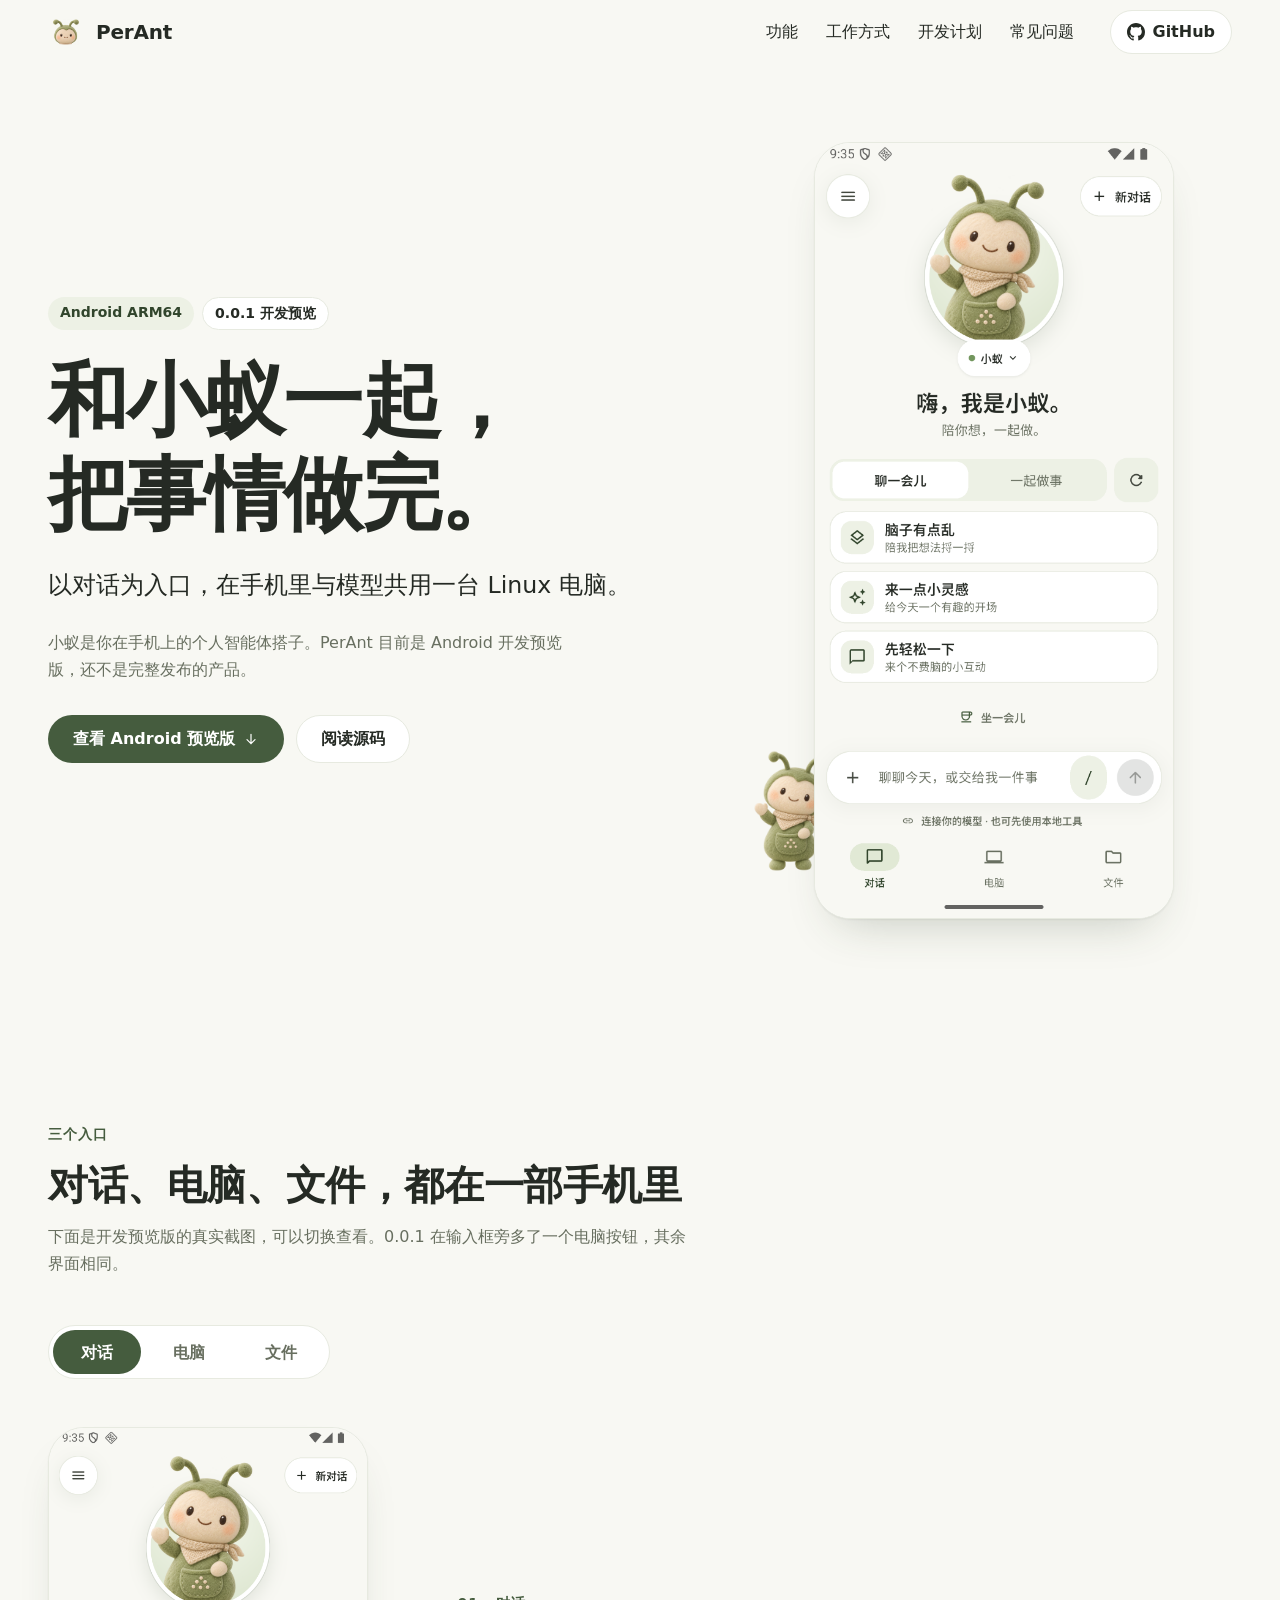
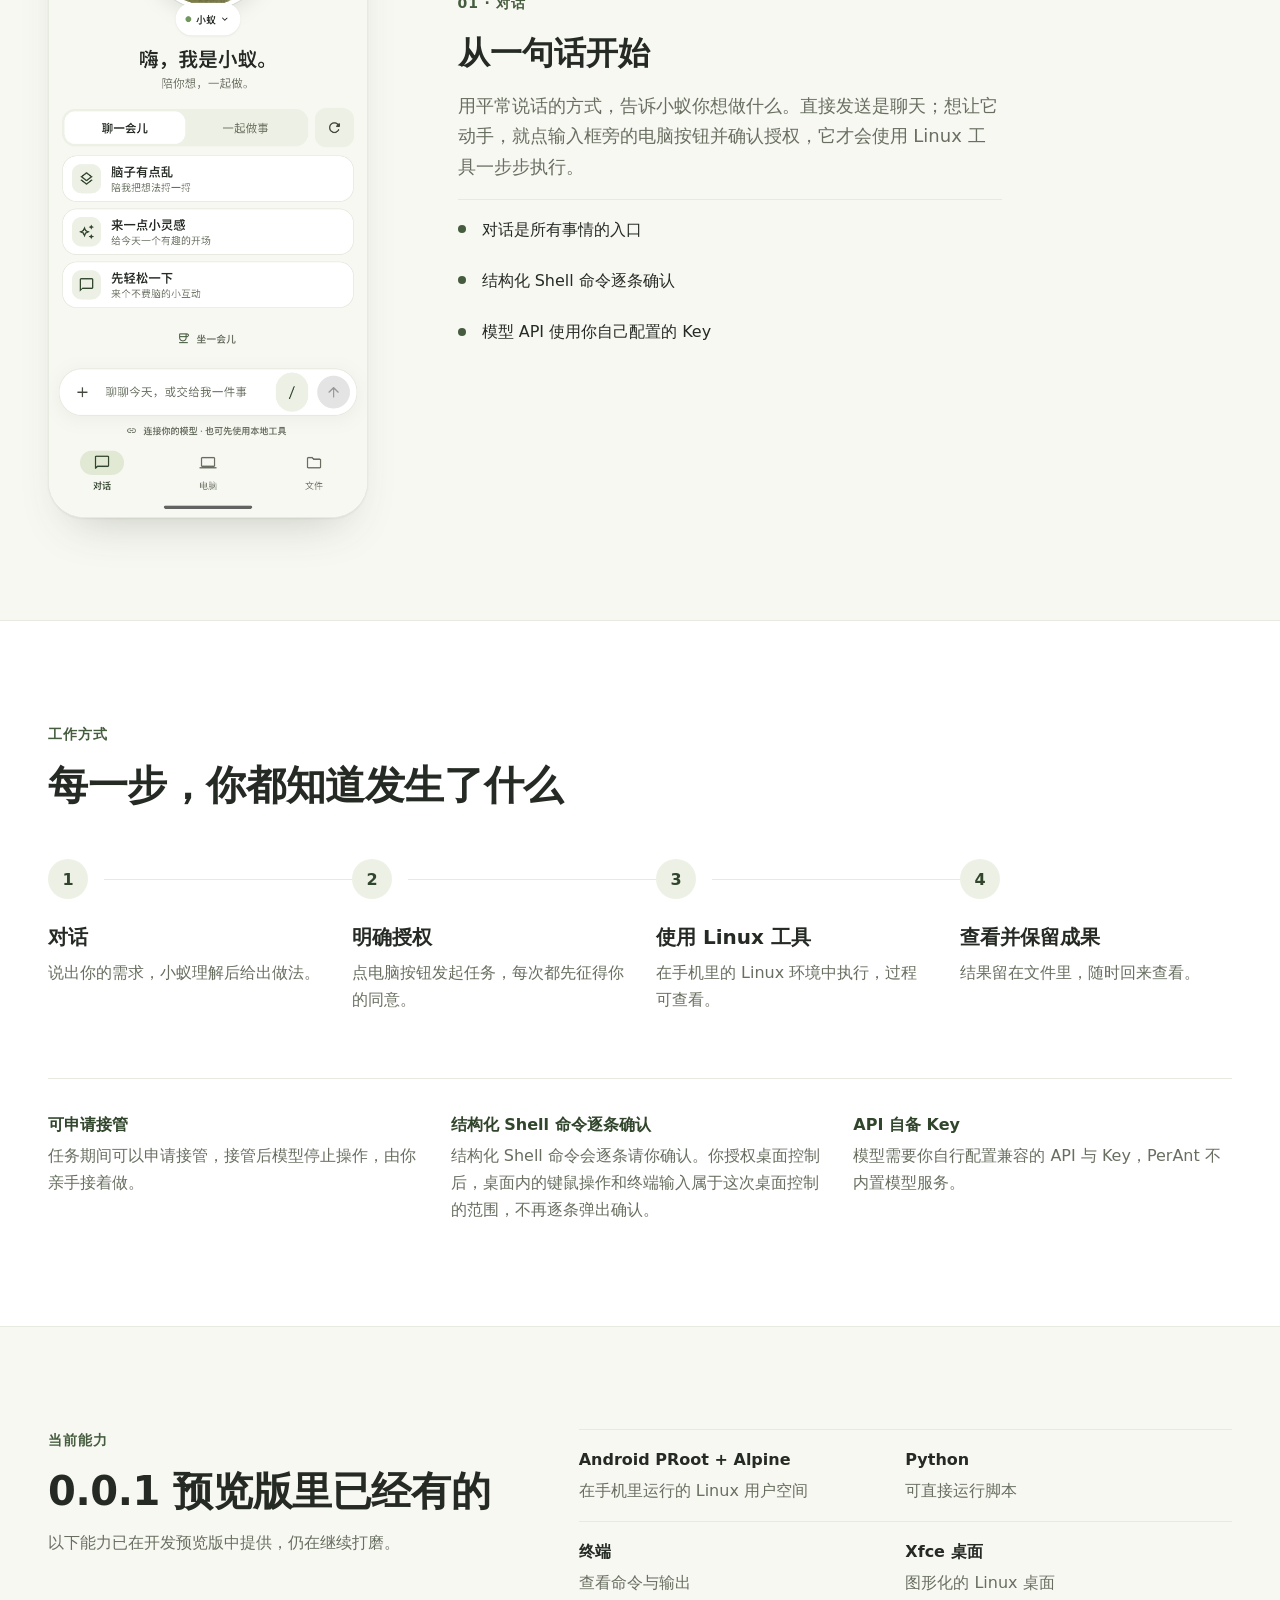
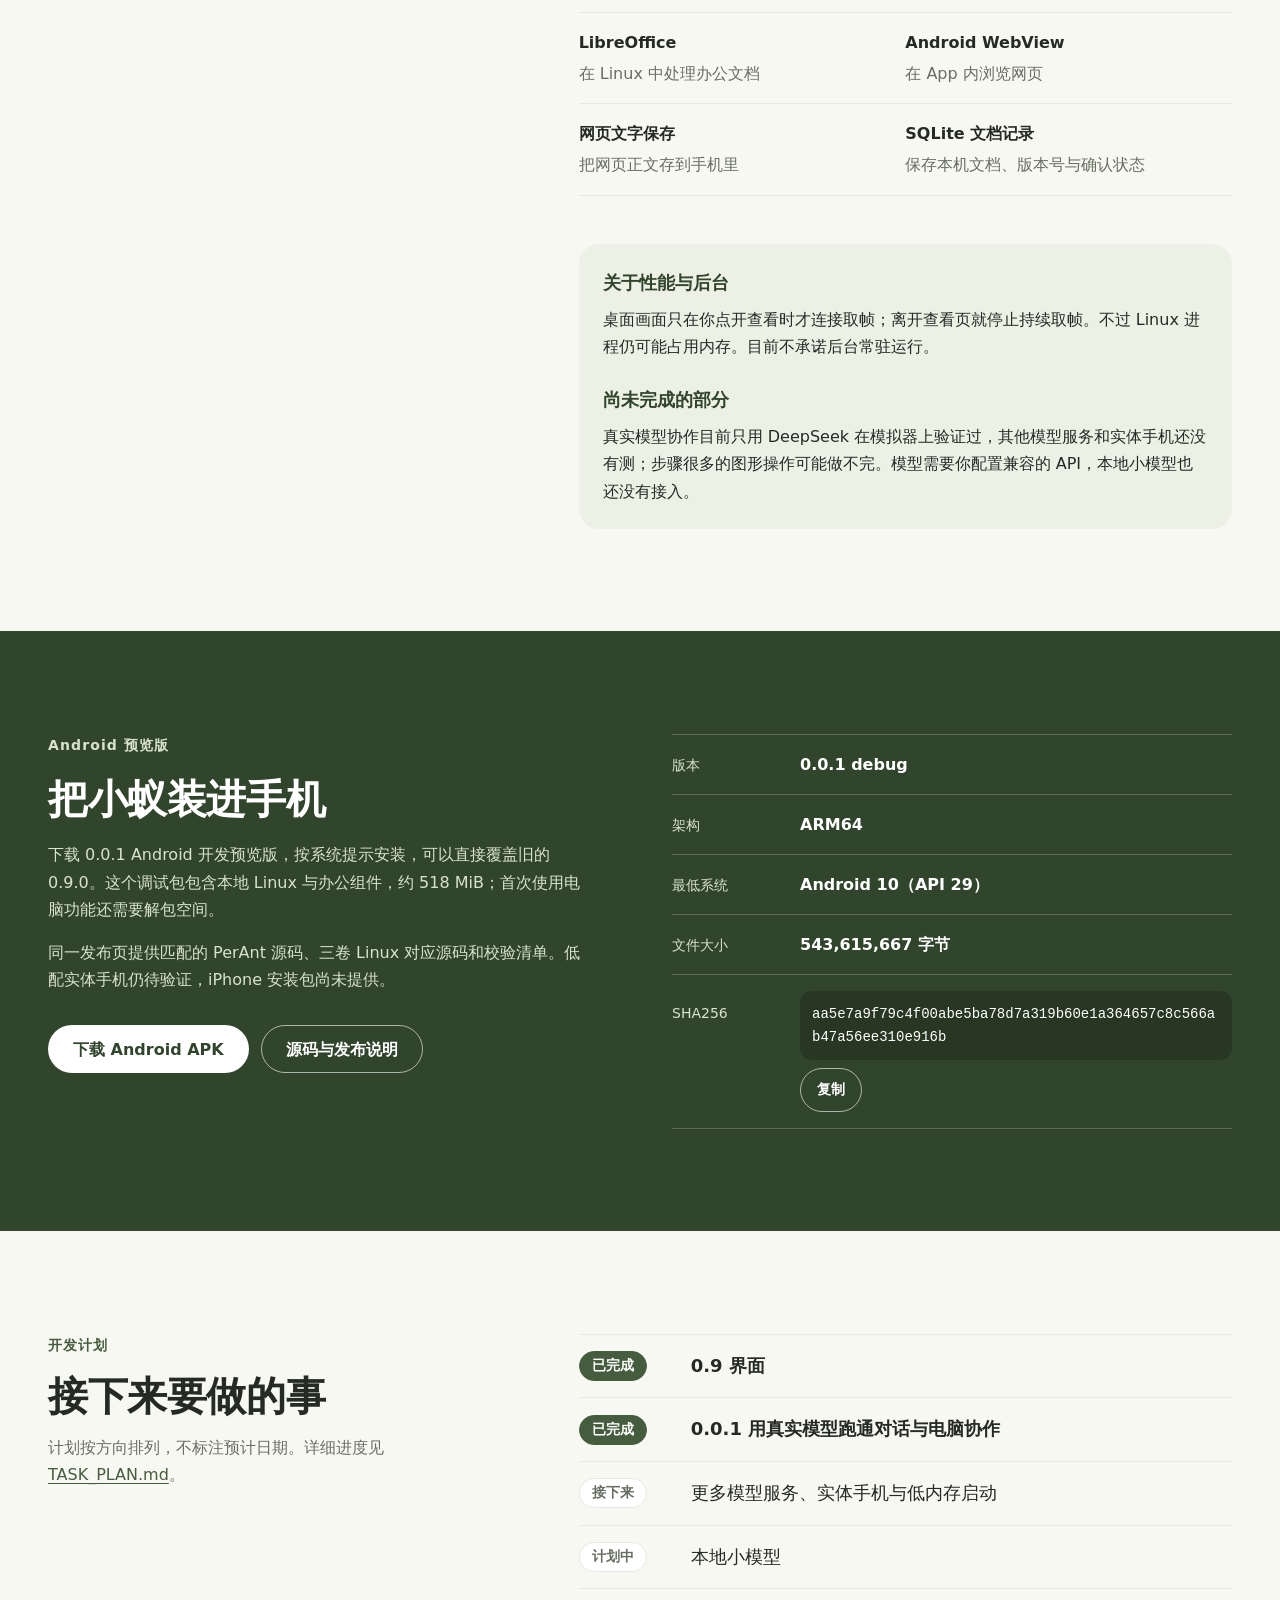
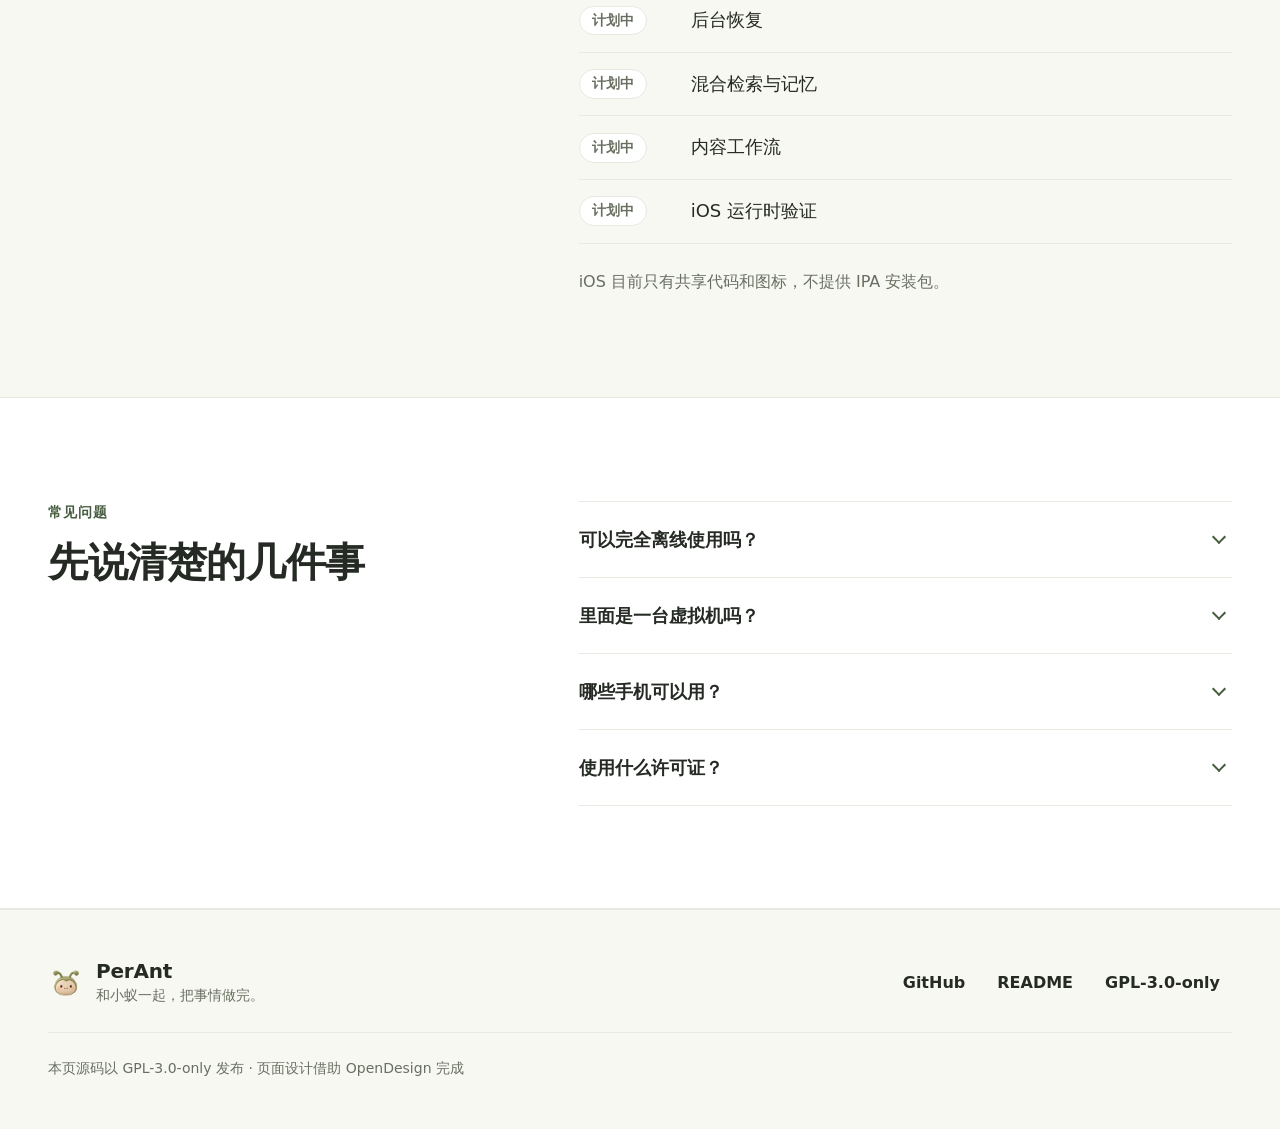
<file: index.html>
<!DOCTYPE html>
<!-- SPDX-License-Identifier: GPL-3.0-only -->
<html lang="zh-CN">
<head>
  <meta charset="utf-8">
  <meta name="viewport" content="width=device-width, initial-scale=1">
  <title>PerAnt · 和小蚁一起，把事情做完</title>
  <meta name="description" content="PerAnt 以对话为入口，在手机里与模型共用一台 Linux 电脑。小蚁是你的手机个人智能体搭子，目前为 Android 开发预览版 0.0.1。">
  <meta name="theme-color" content="#F8F8F3">
  <link rel="canonical" href="https://w1nnnd.github.io/PerAnt/">
  <meta property="og:type" content="website">
  <meta property="og:title" content="PerAnt · 和小蚁一起，把事情做完">
  <meta property="og:description" content="以对话为入口，在手机里与模型共用一台 Linux 电脑。">
  <meta property="og:url" content="https://w1nnnd.github.io/PerAnt/">
  <meta property="og:image" content="https://w1nnnd.github.io/PerAnt/assets/app-icon.png">
  <link rel="icon" type="image/png" href="assets/app-icon.png">
  <link rel="apple-touch-icon" href="assets/app-icon.png">
  <script>document.documentElement.classList.add("js");</script>
  <link rel="stylesheet" href="styles.css">
  <script src="script.js" defer></script>
</head>
<body>
  <a class="skip-link" href="#main">跳到正文</a>

  <header class="site-header">
    <div class="container header-inner">
      <a class="brand" href="#top" aria-label="PerAnt 首页">
        <img src="assets/app-icon.png" alt="" width="1024" height="1024" class="brand-icon">
        <span class="brand-name">PerAnt</span>
      </a>

      <button class="menu-toggle" type="button" aria-expanded="false" aria-controls="site-nav">
        <svg class="od-icon" viewBox="0 0 24 24" aria-hidden="true"><path d="M4 7h16M4 12h16M4 17h16" fill="none" stroke="currentColor" stroke-width="1.8" stroke-linecap="round"/></svg>
        <span class="menu-toggle-label">菜单</span>
      </button>

      <nav id="site-nav" class="site-nav" aria-label="主导航">
        <ul class="nav-list">
          <li><a href="#features">功能</a></li>
          <li><a href="#how">工作方式</a></li>
          <li><a href="#roadmap">开发计划</a></li>
          <li><a href="#faq">常见问题</a></li>
        </ul>
        <a class="nav-github" href="https://github.com/W1nnnd/PerAnt" rel="noopener">
          <svg class="github-mark" viewBox="0 0 16 16" width="18" height="18" aria-hidden="true"><path fill="currentColor" d="M8 0C3.58 0 0 3.58 0 8c0 3.54 2.29 6.53 5.47 7.59.4.07.55-.17.55-.38 0-.19-.01-.82-.01-1.49-2.01.37-2.53-.49-2.69-.94-.09-.23-.48-.94-.82-1.13-.28-.15-.68-.52-.01-.53.63-.01 1.08.58 1.23.82.72 1.21 1.87.87 2.33.66.07-.52.28-.87.51-1.07-1.78-.2-3.64-.89-3.64-3.95 0-.87.31-1.59.82-2.15-.08-.2-.36-1.02.08-2.12 0 0 .67-.21 2.2.82.64-.18 1.32-.27 2-.27.68 0 1.36.09 2 .27 1.53-1.04 2.2-.82 2.2-.82.44 1.1.16 1.92.08 2.12.51.56.82 1.27.82 2.15 0 3.07-1.87 3.75-3.65 3.95.29.25.54.73.54 1.48 0 1.07-.01 1.93-.01 2.2 0 .21.15.46.55.38A8.013 8.013 0 0016 8c0-4.42-3.58-8-8-8z"/></svg>
          <span>GitHub</span>
        </a>
      </nav>
    </div>
  </header>

  <main id="main">
    <!-- 首屏 -->
    <section class="hero" id="top" aria-labelledby="hero-title">
      <div class="container hero-grid">
        <div class="hero-copy">
          <p class="hero-tags">
            <span class="tag">Android ARM64</span>
            <span class="tag tag-quiet">0.0.1 开发预览</span>
          </p>
          <h1 id="hero-title" class="hero-title">和小蚁一起，<br>把事情做完。</h1>
          <p class="hero-lede">以对话为入口，在手机里与模型共用一台 Linux 电脑。</p>
          <p class="hero-note">小蚁是你在手机上的个人智能体搭子。PerAnt 目前是 Android 开发预览版，还不是完整发布的产品。</p>
          <div class="hero-actions">
            <a class="btn btn-primary" href="#download">
              查看 Android 预览版
              <svg class="od-icon" viewBox="0 0 24 24" aria-hidden="true"><path d="M12 5v14m0 0-6-6m6 6 6-6" fill="none" stroke="currentColor" stroke-width="1.8" stroke-linecap="round" stroke-linejoin="round"/></svg>
            </a>
            <a class="btn btn-secondary" href="https://github.com/W1nnnd/PerAnt" rel="noopener">阅读源码</a>
          </div>
        </div>

        <div class="hero-media">
          <figure class="phone-shot phone-shot-hero">
            <img src="assets/app-chat.png" width="1170" height="2532" alt="PerAnt Android 版对话页的真实截图，顶部保留 Android 状态栏" class="od-media" fetchpriority="high">
            <figcaption class="visually-hidden">真实 APK 截图：对话页</figcaption>
          </figure>
          <img class="hero-ant" src="assets/ant-welcome.png" width="1254" height="1254" alt="" aria-hidden="true">
        </div>
      </div>
    </section>

    <!-- 三个入口 -->
    <section class="section" id="features" aria-labelledby="features-title">
      <div class="container">
        <header class="section-head">
          <p class="eyebrow">三个入口</p>
          <h2 id="features-title" class="section-title">对话、电脑、文件，都在一部手机里</h2>
          <p class="section-lede">下面是开发预览版的真实截图，可以切换查看。0.0.1 在输入框旁多了一个电脑按钮，其余界面相同。</p>
        </header>

        <div class="tabs" data-tabs>
          <div class="tab-list" role="tablist" aria-label="App 入口">
            <button class="tab" type="button" role="tab" id="tab-chat" aria-controls="panel-chat" aria-selected="true">对话</button>
            <button class="tab" type="button" role="tab" id="tab-computer" aria-controls="panel-computer" aria-selected="false" tabindex="-1">电脑</button>
            <button class="tab" type="button" role="tab" id="tab-files" aria-controls="panel-files" aria-selected="false" tabindex="-1">文件</button>
          </div>

          <div class="tab-panel" role="tabpanel" id="panel-chat" aria-labelledby="tab-chat" tabindex="0">
            <figure class="phone-shot">
              <img src="assets/app-chat.png" width="1170" height="2532" alt="对话页真实截图：与小蚁的聊天界面" class="od-media" loading="lazy">
            </figure>
            <div class="panel-copy">
              <p class="panel-index">01 · 对话</p>
              <h3 class="panel-title">从一句话开始</h3>
              <p>用平常说话的方式，告诉小蚁你想做什么。直接发送是聊天；想让它动手，就点输入框旁的电脑按钮并确认授权，它才会使用 Linux 工具一步步执行。</p>
              <ul class="panel-points">
                <li>对话是所有事情的入口</li>
                <li>结构化 Shell 命令逐条确认</li>
                <li>模型 API 使用你自己配置的 Key</li>
              </ul>
            </div>
          </div>

          <div class="tab-panel" role="tabpanel" id="panel-computer" aria-labelledby="tab-computer" tabindex="0" hidden>
            <figure class="phone-shot">
              <img src="assets/app-computer.png" width="1170" height="2532" alt="电脑页真实截图：真实 Linux 运行状态与查看入口" class="od-media" loading="lazy">
            </figure>
            <div class="panel-copy">
              <p class="panel-index">02 · 电脑</p>
              <h3 class="panel-title">需要时，打开我们的电脑</h3>
              <p>小蚁和你共用手机里的一台 Linux 电脑，基于 PRoot 与 Alpine，带 Xfce 桌面和终端。你可以点开查看它在做什么；任务期间也可以申请接管，接管后模型会停止操作。</p>
              <ul class="panel-points">
                <li>只在你点开查看时才连接桌面画面</li>
                <li>离开查看页后停止持续取帧</li>
                <li>任务期间可申请接管，接管后模型停止操作</li>
              </ul>
            </div>
          </div>

          <div class="tab-panel" role="tabpanel" id="panel-files" aria-labelledby="tab-files" tabindex="0" hidden>
            <figure class="phone-shot">
              <img src="assets/app-files.png" width="1170" height="2532" alt="文件页真实截图：保存在手机里的文件与成果" class="od-media" loading="lazy">
            </figure>
            <div class="panel-copy">
              <p class="panel-index">03 · 文件</p>
              <h3 class="panel-title">文件与成果留在手边</h3>
              <p>保存下来的网页文字和本机文档都在手机里，随时可以打开查看，文档的版本号与确认状态记录在 SQLite 中，暂不保留历史版本的内容。本机文档与 Linux 里的 /workspace 分开管理，目前尚未自动同步。</p>
              <ul class="panel-points">
                <li>网页正文可以保存下来</li>
                <li>本机文档的版本号与确认状态记录在 SQLite 中</li>
                <li>与 Linux /workspace 分开管理，尚未自动同步</li>
              </ul>
            </div>
          </div>
        </div>
      </div>
    </section>

    <!-- 工作方式 -->
    <section class="section section-tint" id="how" aria-labelledby="how-title">
      <div class="container">
        <header class="section-head">
          <p class="eyebrow">工作方式</p>
          <h2 id="how-title" class="section-title">每一步，你都知道发生了什么</h2>
        </header>

        <ol class="steps">
          <li class="step">
            <span class="step-num" aria-hidden="true">1</span>
            <h3 class="step-title">对话</h3>
            <p>说出你的需求，小蚁理解后给出做法。</p>
          </li>
          <li class="step">
            <span class="step-num" aria-hidden="true">2</span>
            <h3 class="step-title">明确授权</h3>
            <p>点电脑按钮发起任务，每次都先征得你的同意。</p>
          </li>
          <li class="step">
            <span class="step-num" aria-hidden="true">3</span>
            <h3 class="step-title">使用 Linux 工具</h3>
            <p>在手机里的 Linux 环境中执行，过程可查看。</p>
          </li>
          <li class="step">
            <span class="step-num" aria-hidden="true">4</span>
            <h3 class="step-title">查看并保留成果</h3>
            <p>结果留在文件里，随时回来查看。</p>
          </li>
        </ol>

        <dl class="facts">
          <div class="fact">
            <dt>可申请接管</dt>
            <dd>任务期间可以申请接管，接管后模型停止操作，由你亲手接着做。</dd>
          </div>
          <div class="fact">
            <dt>结构化 Shell 命令逐条确认</dt>
            <dd>结构化 Shell 命令会逐条请你确认。你授权桌面控制后，桌面内的键鼠操作和终端输入属于这次桌面控制的范围，不再逐条弹出确认。</dd>
          </div>
          <div class="fact">
            <dt>API 自备 Key</dt>
            <dd>模型需要你自行配置兼容的 API 与 Key，PerAnt 不内置模型服务。</dd>
          </div>
        </dl>
      </div>
    </section>

    <!-- 当前能力 -->
    <section class="section" id="capabilities" aria-labelledby="cap-title">
      <div class="container cap-grid">
        <header class="section-head cap-head">
          <p class="eyebrow">当前能力</p>
          <h2 id="cap-title" class="section-title">0.0.1 预览版里已经有的</h2>
          <p class="section-lede">以下能力已在开发预览版中提供，仍在继续打磨。</p>
        </header>

        <ul class="cap-list">
          <li><strong>Android PRoot + Alpine</strong><span>在手机里运行的 Linux 用户空间</span></li>
          <li><strong>Python</strong><span>可直接运行脚本</span></li>
          <li><strong>终端</strong><span>查看命令与输出</span></li>
          <li><strong>Xfce 桌面</strong><span>图形化的 Linux 桌面</span></li>
          <li><strong>LibreOffice</strong><span>在 Linux 中处理办公文档</span></li>
          <li><strong>Android WebView</strong><span>在 App 内浏览网页</span></li>
          <li><strong>网页文字保存</strong><span>把网页正文存到手机里</span></li>
          <li><strong>SQLite 文档记录</strong><span>保存本机文档、版本号与确认状态</span></li>
        </ul>

        <aside class="cap-note" aria-label="资源与运行说明">
          <h3 class="cap-note-title">关于性能与后台</h3>
          <p>桌面画面只在你点开查看时才连接取帧；离开查看页就停止持续取帧。不过 Linux 进程仍可能占用内存。目前不承诺后台常驻运行。</p>
          <h3 class="cap-note-title">尚未完成的部分</h3>
          <p>真实模型协作目前只用 DeepSeek 在模拟器上验证过，其他模型服务和实体手机还没有测；步骤很多的图形操作可能做不完。模型需要你配置兼容的 API，本地小模型也还没有接入。</p>
        </aside>
      </div>
    </section>

    <!-- 安装 -->
    <section class="section section-dark" id="download" aria-labelledby="download-title">
      <div class="container download-grid">
        <div class="download-copy">
          <p class="eyebrow eyebrow-inverse">Android 预览版</p>
          <h2 id="download-title" class="section-title">把小蚁装进手机</h2>
          <p>下载 0.0.1 Android 开发预览版，按系统提示安装，可以直接覆盖旧的 0.9.0。这个调试包包含本地 Linux 与办公组件，约 518 MiB；首次使用电脑功能还需要解包空间。</p>
          <p>同一发布页提供匹配的 PerAnt 源码、三卷 Linux 对应源码和校验清单。低配实体手机仍待验证，iPhone 安装包尚未提供。</p>
          <div class="download-actions">
            <a class="btn btn-light" href="https://github.com/W1nnnd/PerAnt/releases/download/v0.0.1/PerAnt-0.0.1-debug-arm64.apk" rel="noopener">下载 Android APK</a>
            <a class="btn btn-outline-light" href="https://github.com/W1nnnd/PerAnt/releases/tag/v0.0.1" rel="noopener">源码与发布说明</a>
          </div>
        </div>

        <dl class="spec">
          <div class="spec-row">
            <dt>版本</dt>
            <dd>0.0.1 debug</dd>
          </div>
          <div class="spec-row">
            <dt>架构</dt>
            <dd>ARM64</dd>
          </div>
          <div class="spec-row">
            <dt>最低系统</dt>
            <dd><span class="od-nowrap">Android 10</span>（<span class="od-nowrap">API 29</span>）</dd>
          </div>
          <div class="spec-row">
            <dt>文件大小</dt>
            <dd><span class="od-nowrap">543,615,667 字节</span></dd>
          </div>
          <div class="spec-row spec-row-hash">
            <dt>SHA256</dt>
            <dd>
              <code class="hash" id="apk-sha">aa5e7a9f79c4f00abe5ba78d7a319b60e1a364657c8c566ab47a56ee310e916b</code>
              <button class="copy-btn" type="button" data-copy="#apk-sha">复制</button>
              <span class="copy-status" role="status" aria-live="polite"></span>
            </dd>
          </div>
        </dl>
      </div>
    </section>

    <!-- 开发计划 -->
    <section class="section" id="roadmap" aria-labelledby="roadmap-title">
      <div class="container roadmap-grid">
        <header class="section-head">
          <p class="eyebrow">开发计划</p>
          <h2 id="roadmap-title" class="section-title">接下来要做的事</h2>
          <p class="section-lede">计划按方向排列，不标注预计日期。详细进度见 <a class="text-link" href="https://github.com/W1nnnd/PerAnt/blob/main/TASK_PLAN.md" rel="noopener">TASK_PLAN.md</a>。</p>
        </header>

        <ol class="roadmap">
          <li class="rm-item rm-done">
            <span class="rm-status">已完成</span>
            <span class="rm-text">0.9 界面</span>
          </li>
          <li class="rm-item rm-done">
            <span class="rm-status">已完成</span>
            <span class="rm-text">0.0.1 用真实模型跑通对话与电脑协作</span>
          </li>
          <li class="rm-item">
            <span class="rm-status">接下来</span>
            <span class="rm-text">更多模型服务、实体手机与低内存启动</span>
          </li>
          <li class="rm-item">
            <span class="rm-status">计划中</span>
            <span class="rm-text">本地小模型</span>
          </li>
          <li class="rm-item">
            <span class="rm-status">计划中</span>
            <span class="rm-text">后台恢复</span>
          </li>
          <li class="rm-item">
            <span class="rm-status">计划中</span>
            <span class="rm-text">混合检索与记忆</span>
          </li>
          <li class="rm-item">
            <span class="rm-status">计划中</span>
            <span class="rm-text">内容工作流</span>
          </li>
          <li class="rm-item">
            <span class="rm-status">计划中</span>
            <span class="rm-text">iOS 运行时验证</span>
          </li>
        </ol>

        <p class="roadmap-note">iOS 目前只有共享代码和图标，不提供 IPA 安装包。</p>
      </div>
    </section>

    <!-- FAQ -->
    <section class="section section-tint" id="faq" aria-labelledby="faq-title">
      <div class="container faq-grid">
        <header class="section-head">
          <p class="eyebrow">常见问题</p>
          <h2 id="faq-title" class="section-title">先说清楚的几件事</h2>
        </header>

        <div class="faq-list">
          <details class="faq">
            <summary>可以完全离线使用吗？</summary>
            <p>现在还不行。本地小模型尚未接入；对话依赖云端模型 API，需要你自己配置 Key。</p>
          </details>
          <details class="faq">
            <summary>里面是一台虚拟机吗？</summary>
            <p>不是。PerAnt 使用 PRoot 运行 Linux 用户空间，与 Android 共用同一个内核，并不是已经证明的强隔离环境。</p>
          </details>
          <details class="faq">
            <summary>哪些手机可以用？</summary>
            <p>需要 ARM64 架构、Android 10 及以上的手机。低配置真机尚待验收；在 3GB 内存的模拟器上，冷安装曾出现超时。</p>
          </details>
          <details class="faq">
            <summary>使用什么许可证？</summary>
            <p>PerAnt 以 GPL-3.0-only 发布，允许在遵守许可证的前提下商用。许可证本身并不能保证禁止他人套壳销售。</p>
          </details>
        </div>
      </div>
    </section>
  </main>

  <footer class="site-footer">
    <div class="container footer-inner">
      <div class="footer-brand">
        <img src="assets/app-icon.png" alt="" width="1024" height="1024" class="brand-icon">
        <div class="footer-brand-text">
          <p class="brand-name">PerAnt</p>
          <p class="footer-muted">和小蚁一起，把事情做完。</p>
        </div>
      </div>
      <ul class="footer-links">
        <li><a href="https://github.com/W1nnnd/PerAnt" rel="noopener">GitHub</a></li>
        <li><a href="https://github.com/W1nnnd/PerAnt/blob/main/README.md" rel="noopener">README</a></li>
        <li><a href="https://github.com/W1nnnd/PerAnt/blob/main/LICENSE" rel="noopener">GPL-3.0-only</a></li>
      </ul>
      <p class="footer-muted footer-credit">本页源码以 GPL-3.0-only 发布 · 页面设计借助 OpenDesign 完成</p>
    </div>
  </footer>
</body>
</html>
</file>
<file: styles.css>
/* SPDX-License-Identifier: GPL-3.0-only
   PerAnt 官网样式 · 纯静态，无外部字体或依赖 */

/* OD-LAYOUT-PRIMITIVES v1 — structure only: display, flex/grid, overflow, wrapping, ratio, geometry.
   Put this @layer first; product CSS outside the layer wins ordinary layout rules.
   Native hidden and closed-dialog states take precedence over component display rules. */
@layer od-layout {
  [hidden]:not([hidden="until-found" i]) { display: none !important; }
  dialog:not([open]) { display: none !important; }
  .od-media { display: block; width: 100%; height: auto; aspect-ratio: var(--od-ratio, auto); }
  .od-icon { display: inline-block; inline-size: var(--od-icon-size, 1em); block-size: var(--od-icon-size, 1em); flex: none; }
  .od-nowrap { white-space: nowrap; }
  .od-keep { word-break: keep-all; overflow-wrap: anywhere; }
}
:root [hidden]:where(:not([hidden="until-found" i])) { display: none; }
/* /OD-LAYOUT-PRIMITIVES v1 */

/* ---------- 设计变量 ---------- */
:root {
  --c-bg: #F8F8F3;
  --c-white: #FFFFFF;
  --c-text: #252A24;
  --c-muted: #686F60;
  --c-sage: #455C3E;
  --c-deep: #31452C;
  --c-sage-soft: #EDF1E5;
  --c-line: #E7EAE0;
  --c-on-deep-muted: #D9E2CF;

  --font-sans: "PingFang SC", "HarmonyOS Sans SC", "MiSans", "Noto Sans CJK SC", "Source Han Sans SC", "Hiragino Sans GB", "Microsoft YaHei", system-ui, -apple-system, "Segoe UI", sans-serif;
  --font-mono: ui-monospace, "SF Mono", "JetBrains Mono", Menlo, Consolas, monospace;

  --fs-12: 0.75rem;
  --fs-14: 0.875rem;
  --fs-16: 1rem;
  --fs-18: 1.125rem;
  --fs-20: 1.25rem;
  --fs-24: 1.5rem;
  --fs-h2: clamp(1.75rem, 1.2rem + 2vw, 2.5rem);
  --fs-hero: clamp(2.5rem, 1.2rem + 5.2vw, 5rem);

  --s-4: 4px;
  --s-8: 8px;
  --s-12: 12px;
  --s-16: 16px;
  --s-24: 24px;
  --s-32: 32px;
  --s-48: 48px;
  --s-64: 64px;
  --s-96: 96px;
  --section-pad: clamp(64px, 8vw, 120px);
  --gutter: clamp(20px, 5vw, 48px);
  --container: 1200px;
  --header-h: 64px;

  --r-8: 8px;
  --r-12: 12px;
  --r-20: 20px;
  --r-phone: clamp(24px, 3vw, 36px);
  --r-pill: 999px;

  --shadow-phone: 0 1px 2px rgba(37, 42, 36, 0.06), 0 24px 48px -24px rgba(49, 69, 44, 0.28);

  --t-fast: 160ms;
  --t-base: 240ms;
  --ease-out: cubic-bezier(0.2, 0.7, 0.2, 1);
  --ease-in: cubic-bezier(0.5, 0, 0.75, 0);
  --focus: 0 0 0 3px var(--c-bg), 0 0 0 5px var(--c-sage);
}

/* ---------- 基础 ---------- */
*, *::before, *::after { box-sizing: border-box; }
html { -webkit-text-size-adjust: 100%; scroll-behavior: smooth; scroll-padding-top: calc(var(--header-h) + var(--s-16)); }
body {
  margin: 0;
  background: var(--c-bg);
  color: var(--c-text);
  font-family: var(--font-sans);
  font-size: var(--fs-16);
  line-height: 1.7;
  overflow-x: hidden;
  -webkit-font-smoothing: antialiased;
}
img { max-width: 100%; }
h1, h2, h3, p, ul, ol, dl, dd, figure { margin: 0; }
ul, ol { padding: 0; list-style: none; }
a { color: inherit; }
button { font: inherit; color: inherit; }
:focus-visible { outline: none; box-shadow: var(--focus); border-radius: var(--r-8); }

.container { width: 100%; max-width: calc(var(--container) + var(--gutter) * 2); margin-inline: auto; padding-inline: var(--gutter); }
.visually-hidden { position: absolute !important; width: 1px; height: 1px; overflow: hidden; clip: rect(0 0 0 0); white-space: nowrap; }

.skip-link {
  position: absolute; top: var(--s-8); left: var(--s-8); z-index: 100;
  padding: var(--s-8) var(--s-16); border-radius: var(--r-8);
  background: var(--c-deep); color: var(--c-white); text-decoration: none;
  transform: translateY(-200%);
}
.skip-link:focus-visible { transform: none; }

.text-link { color: var(--c-sage); text-decoration: underline; text-underline-offset: 3px; }
@media (hover: hover) { .text-link:hover { color: var(--c-deep); } }

/* ---------- 按钮 ---------- */
.btn {
  display: inline-flex; align-items: center; justify-content: center; gap: var(--s-8);
  min-height: 48px; padding: var(--s-12) var(--s-24);
  border: 1px solid transparent; border-radius: var(--r-pill);
  font-size: var(--fs-16); font-weight: 600; line-height: 1.2; text-decoration: none; white-space: nowrap;
  cursor: pointer;
  transition: background-color var(--t-fast) var(--ease-out), border-color var(--t-fast) var(--ease-out), color var(--t-fast) var(--ease-out);
}
.btn-primary { background: var(--c-sage); color: var(--c-white); }
.btn-secondary { background: var(--c-white); color: var(--c-text); border-color: var(--c-line); }
.btn-light { background: var(--c-white); color: var(--c-deep); }
.btn-outline-light { background: transparent; color: var(--c-white); border-color: rgba(255, 255, 255, 0.6); }
.section-dark .btn:focus-visible, .section-dark .copy-btn:focus-visible { box-shadow: 0 0 0 3px var(--c-deep), 0 0 0 5px var(--c-white); }
@media (hover: hover) {
  .btn-primary:hover { background: var(--c-deep); }
  .btn-secondary:hover { border-color: var(--c-sage); color: var(--c-deep); }
  .btn-light:hover { background: var(--c-sage-soft); }
  .btn-outline-light:hover { background: rgba(255, 255, 255, 0.12); border-color: var(--c-white); }
}
.btn:focus-visible { border-radius: var(--r-pill); }

/* ---------- 顶栏 ---------- */
.site-header {
  position: sticky; top: 0; z-index: 50;
  background: var(--c-bg);
  border-bottom: 1px solid transparent;
  transition: border-color var(--t-base) var(--ease-out);
}
.site-header.is-scrolled { border-bottom-color: var(--c-line); }
.header-inner { display: flex; align-items: center; justify-content: space-between; gap: var(--s-16); min-height: var(--header-h); }

.brand { display: inline-flex; align-items: center; gap: var(--s-12); min-height: 44px; text-decoration: none; color: var(--c-text); }
.brand-icon { display: block; width: 36px; height: 36px; border-radius: var(--r-8); }
.brand-name { font-size: var(--fs-20); font-weight: 700; letter-spacing: -0.01em; }

.site-nav { display: flex; align-items: center; gap: var(--s-24); }
.nav-list { display: flex; align-items: center; gap: var(--s-4); }
.nav-list a, .nav-github {
  display: inline-flex; align-items: center; gap: var(--s-8);
  min-height: 44px; padding-inline: var(--s-12);
  border-radius: var(--r-pill);
  color: var(--c-text); font-size: var(--fs-16); text-decoration: none;
  transition: background-color var(--t-fast) var(--ease-out), color var(--t-fast) var(--ease-out);
}
.nav-github { border: 1px solid var(--c-line); background: var(--c-white); padding-inline: var(--s-16); font-weight: 600; }
.github-mark { display: block; flex: none; }
.nav-list a:focus-visible, .nav-github:focus-visible { border-radius: var(--r-pill); }
@media (hover: hover) {
  .nav-list a:hover { background: var(--c-sage-soft); color: var(--c-deep); }
  .nav-github:hover { border-color: var(--c-sage); color: var(--c-deep); }
}

.menu-toggle {
  display: none; align-items: center; gap: var(--s-8);
  min-height: 44px; padding-inline: var(--s-16);
  border: 1px solid var(--c-line); border-radius: var(--r-pill);
  background: var(--c-white); cursor: pointer;
  --od-icon-size: 20px;
}
.menu-toggle:focus-visible { border-radius: var(--r-pill); }

/* ---------- 首屏 ---------- */
.hero { padding-block: clamp(40px, 6vw, 88px) var(--section-pad); }
.hero-grid { display: grid; grid-template-columns: minmax(0, 1.15fr) minmax(0, 0.85fr); align-items: center; gap: var(--s-64); }
.hero-copy { display: flex; flex-direction: column; align-items: flex-start; gap: var(--s-24); }
.hero-tags { display: flex; flex-wrap: wrap; gap: var(--s-8); }
.tag {
  display: inline-block; padding: var(--s-4) var(--s-12);
  border-radius: var(--r-pill);
  background: var(--c-sage-soft); color: var(--c-deep);
  font-size: var(--fs-14); font-weight: 600; line-height: 1.6; white-space: nowrap;
}
.tag-quiet { background: var(--c-white); border: 1px solid var(--c-line); color: var(--c-text); }
.hero-title {
  font-size: var(--fs-hero); font-weight: 700; line-height: 1.18; letter-spacing: -0.02em;
  color: var(--c-text); word-break: keep-all;
}
.hero-lede { font-size: clamp(1.125rem, 1rem + 0.6vw, 1.5rem); line-height: 1.6; color: var(--c-text); max-width: 30em; }
.hero-note { color: var(--c-muted); max-width: 34em; }
.hero-actions { display: flex; flex-wrap: wrap; gap: var(--s-12); padding-top: var(--s-8); }

.hero-media { position: relative; justify-self: center; width: min(100%, 360px); }
.hero-ant {
  position: absolute; left: -22%; bottom: 6%;
  width: 34%; height: auto; pointer-events: none;
}

/* 截图：保持 1170×2532 原比例，完整显示，保留状态栏 */
.phone-shot {
  overflow: hidden;
  border-radius: var(--r-phone);
  border: 1px solid var(--c-line);
  background: var(--c-white);
  box-shadow: var(--shadow-phone);
}
.phone-shot img { --od-ratio: 1170 / 2532; }
.phone-shot-hero { position: relative; z-index: 1; }

/* ---------- 通用分区 ---------- */
.section { padding-block: var(--section-pad); }
.section-tint { background: var(--c-white); border-block: 1px solid var(--c-line); }
.section-head { display: flex; flex-direction: column; gap: var(--s-12); max-width: 40em; margin-bottom: var(--s-48); }
.eyebrow { color: var(--c-sage); font-size: var(--fs-14); font-weight: 700; letter-spacing: 0.08em; }
.section-title { font-size: var(--fs-h2); font-weight: 700; line-height: 1.3; letter-spacing: -0.01em; }
.section-lede { color: var(--c-muted); }

/* ---------- 三个入口 ---------- */
.tab-list {
  display: inline-flex; gap: var(--s-4); padding: var(--s-4);
  margin-bottom: var(--s-48);
  border: 1px solid var(--c-line); border-radius: var(--r-pill); background: var(--c-white);
}
.tab {
  min-height: 44px; min-width: 88px; padding: var(--s-8) var(--s-24);
  border: 0; border-radius: var(--r-pill); background: transparent;
  color: var(--c-muted); font-size: var(--fs-16); font-weight: 600; cursor: pointer;
  transition: background-color var(--t-fast) var(--ease-out), color var(--t-fast) var(--ease-out);
}
.tab[aria-selected="true"] { background: var(--c-sage); color: var(--c-white); }
.tab:focus-visible { border-radius: var(--r-pill); }
@media (hover: hover) { .tab[aria-selected="false"]:hover { background: var(--c-sage-soft); color: var(--c-deep); } }

.tab-panel {
  display: grid; grid-template-columns: minmax(0, 320px) minmax(0, 1fr);
  align-items: center; gap: clamp(32px, 7vw, 112px);
  border-radius: var(--r-20);
}
.tab-panel.is-entering { animation: panel-in var(--t-base) var(--ease-out); }
@keyframes panel-in { from { opacity: 0; transform: translateY(8px); } to { opacity: 1; transform: none; } }
.tab-panel .phone-shot { width: 100%; max-width: 320px; justify-self: center; }
.panel-copy { display: flex; flex-direction: column; gap: var(--s-16); max-width: 34em; }
.panel-index { color: var(--c-sage); font-size: var(--fs-14); font-weight: 700; letter-spacing: 0.06em; }
.panel-title { font-size: clamp(1.5rem, 1.1rem + 1.4vw, 2rem); font-weight: 700; line-height: 1.35; }
.panel-copy > p:not(.panel-index) { color: var(--c-muted); font-size: var(--fs-18); }
.panel-points { display: flex; flex-direction: column; gap: var(--s-8); padding-top: var(--s-8); border-top: 1px solid var(--c-line); }
.panel-points li { position: relative; padding: var(--s-8) 0 var(--s-8) var(--s-24); }
.panel-points li::before {
  content: ""; position: absolute; left: 0; top: calc(var(--s-8) + 0.85em - 4px);
  width: 8px; height: 8px; border-radius: 50%; background: var(--c-sage);
}

/* ---------- 工作方式 ---------- */
.steps { display: grid; grid-template-columns: repeat(4, minmax(0, 1fr)); gap: var(--s-32); counter-reset: none; }
.step { position: relative; display: flex; flex-direction: column; gap: var(--s-8); padding-top: var(--s-64); }
.step::before {
  content: ""; position: absolute; top: 20px; left: 56px; right: calc(var(--s-32) * -1);
  height: 1px; background: var(--c-line);
}
.step:last-child::before { display: none; }
.step-num {
  position: absolute; top: 0; left: 0;
  display: grid; place-items: center; width: 40px; height: 40px;
  border-radius: 50%; background: var(--c-sage-soft); color: var(--c-deep);
  font-weight: 700;
}
.step-title { font-size: var(--fs-20); font-weight: 700; line-height: 1.4; }
.step p { color: var(--c-muted); }

.facts {
  display: grid; grid-template-columns: repeat(3, minmax(0, 1fr)); gap: var(--s-24);
  margin-top: var(--s-64); padding-top: var(--s-32); border-top: 1px solid var(--c-line);
}
.fact { display: flex; flex-direction: column; gap: var(--s-4); }
.fact dt { font-weight: 700; color: var(--c-deep); }
.fact dd { color: var(--c-muted); }

/* ---------- 当前能力 ---------- */
.cap-grid { display: grid; grid-template-columns: minmax(0, 1fr) minmax(0, 1.4fr); gap: var(--s-48) var(--s-64); align-items: start; }
.cap-head { margin-bottom: 0; }
.cap-list { display: grid; grid-template-columns: repeat(2, minmax(0, 1fr)); border-top: 1px solid var(--c-line); }
.cap-list li {
  display: flex; flex-direction: column; gap: var(--s-4);
  padding: var(--s-16) var(--s-16) var(--s-16) 0;
  border-bottom: 1px solid var(--c-line);
}
.cap-list strong { display: block; font-weight: 700; }
.cap-list span { display: block; color: var(--c-muted); font-size: var(--fs-16); }
.cap-note {
  grid-column: 2;
  display: flex; flex-direction: column; gap: var(--s-8);
  padding: var(--s-24); border-radius: var(--r-20);
  background: var(--c-sage-soft);
}
.cap-note-title { font-size: var(--fs-18); font-weight: 700; color: var(--c-deep); }
.cap-note p { color: var(--c-text); }
.cap-note p + .cap-note-title { margin-top: var(--s-16); }

/* ---------- 安装 ---------- */
.section-dark { background: var(--c-deep); color: var(--c-white); }
.section-dark .section-title { color: var(--c-white); }
.eyebrow-inverse { color: var(--c-on-deep-muted); }
.download-grid { display: grid; grid-template-columns: minmax(0, 1fr) minmax(0, 1fr); gap: var(--s-64); align-items: start; }
.download-copy { display: flex; flex-direction: column; gap: var(--s-16); }
.download-copy p:not(.eyebrow) { color: var(--c-on-deep-muted); max-width: 34em; }
.download-actions { display: flex; flex-wrap: wrap; gap: var(--s-12); padding-top: var(--s-16); }

.spec { display: flex; flex-direction: column; border-top: 1px solid rgba(255, 255, 255, 0.2); }
.spec-row {
  display: grid; grid-template-columns: 7em minmax(0, 1fr); gap: var(--s-16); align-items: baseline;
  padding-block: var(--s-16); border-bottom: 1px solid rgba(255, 255, 255, 0.2);
}
.spec-row dt { color: var(--c-on-deep-muted); font-size: var(--fs-14); }
.spec-row dd { font-weight: 600; }
.spec-row-hash dd { display: flex; flex-wrap: wrap; align-items: center; gap: var(--s-8) var(--s-12); }
.hash {
  display: block; width: 100%;
  font-family: var(--font-mono); font-size: var(--fs-14); font-weight: 400; line-height: 1.6;
  overflow-wrap: anywhere; word-break: break-all;
  padding: var(--s-12); border-radius: var(--r-12); background: rgba(0, 0, 0, 0.2);
}
.copy-btn {
  min-height: 44px; padding-inline: var(--s-16);
  border: 1px solid rgba(255, 255, 255, 0.6); border-radius: var(--r-pill);
  background: transparent; color: var(--c-white); font-size: var(--fs-14); font-weight: 600; cursor: pointer;
  transition: background-color var(--t-fast) var(--ease-out);
}
@media (hover: hover) { .copy-btn:hover { background: rgba(255, 255, 255, 0.12); } }
.copy-btn:focus-visible { border-radius: var(--r-pill); }
.copy-status { color: var(--c-on-deep-muted); font-size: var(--fs-14); font-weight: 400; }

/* ---------- 开发计划 ---------- */
.roadmap-grid { display: grid; grid-template-columns: minmax(0, 1fr) minmax(0, 1.4fr); gap: var(--s-24) var(--s-64); align-items: start; }
.roadmap-grid .section-head { margin-bottom: 0; grid-row: span 2; }
.roadmap { display: flex; flex-direction: column; border-top: 1px solid var(--c-line); }
.rm-item {
  display: grid; grid-template-columns: 6em minmax(0, 1fr); gap: var(--s-16); align-items: center;
  padding-block: var(--s-16); border-bottom: 1px solid var(--c-line);
}
.rm-status {
  justify-self: start; padding: 2px var(--s-12); border-radius: var(--r-pill);
  border: 1px solid var(--c-line); background: var(--c-white);
  color: var(--c-muted); font-size: var(--fs-14); font-weight: 600; white-space: nowrap;
}
.rm-text { font-size: var(--fs-18); }
.rm-done .rm-status { background: var(--c-sage); border-color: var(--c-sage); color: var(--c-white); }
.rm-done .rm-text { font-weight: 700; }
.roadmap-note { color: var(--c-muted); }

/* ---------- FAQ ---------- */
.faq-grid { display: grid; grid-template-columns: minmax(0, 1fr) minmax(0, 1.4fr); gap: var(--s-24) var(--s-64); align-items: start; }
.faq-grid .section-head { margin-bottom: 0; }
.faq-list { border-top: 1px solid var(--c-line); }
.faq { border-bottom: 1px solid var(--c-line); }
.faq summary {
  position: relative; display: block; cursor: pointer; list-style: none;
  padding: var(--s-24) var(--s-48) var(--s-24) 0;
  font-size: var(--fs-18); font-weight: 700; line-height: 1.5;
}
.faq summary::-webkit-details-marker { display: none; }
.faq summary::after {
  content: ""; position: absolute; right: var(--s-8); top: 50%;
  width: 10px; height: 10px; margin-top: -7px;
  border-right: 2px solid var(--c-sage); border-bottom: 2px solid var(--c-sage);
  transform: rotate(45deg); transition: transform var(--t-base) var(--ease-out);
}
.faq[open] summary::after { transform: translateY(4px) rotate(-135deg); }
.faq summary:focus-visible { border-radius: var(--r-8); }
@media (hover: hover) { .faq summary:hover { color: var(--c-deep); } }
.faq p { padding: 0 var(--s-48) var(--s-24) 0; color: var(--c-muted); }

/* ---------- 页脚 ---------- */
.site-footer { padding-block: var(--s-48); border-top: 1px solid var(--c-line); }
.footer-inner { display: grid; grid-template-columns: minmax(0, 1fr) auto; gap: var(--s-24) var(--s-48); align-items: center; }
.footer-brand { display: flex; align-items: center; gap: var(--s-12); }
.footer-brand-text { display: flex; flex-direction: column; }
.footer-brand .brand-name { line-height: 1.3; }
.footer-muted { color: var(--c-muted); font-size: var(--fs-14); }
.footer-links { display: flex; flex-wrap: wrap; gap: var(--s-8); }
.footer-links a {
  display: inline-flex; align-items: center; min-height: 44px; padding-inline: var(--s-12);
  border-radius: var(--r-pill); text-decoration: none; font-weight: 600;
}
@media (hover: hover) { .footer-links a:hover { background: var(--c-sage-soft); color: var(--c-deep); } }
.footer-links a:focus-visible { border-radius: var(--r-pill); }
.footer-credit { grid-column: 1 / -1; padding-top: var(--s-24); border-top: 1px solid var(--c-line); }

/* ---------- 平板 ≤1024 ---------- */
@media (max-width: 1024px) {
  .hero-grid { gap: var(--s-48); }
  .steps { grid-template-columns: repeat(2, minmax(0, 1fr)); row-gap: var(--s-48); }
  .step:nth-child(2)::before { display: none; }
  .cap-grid, .roadmap-grid, .faq-grid { grid-template-columns: minmax(0, 1fr); }
  .roadmap-grid .section-head { grid-row: auto; }
  .cap-note { grid-column: auto; }
  .download-grid { grid-template-columns: minmax(0, 1fr); gap: var(--s-48); }
}

/* ---------- 窄屏 ≤860：导航折叠 ---------- */
@media (max-width: 860px) {
  .menu-toggle { display: inline-flex; }
  .site-nav {
    position: absolute; top: 100%; left: 0; right: 0;
    flex-direction: column; align-items: stretch; gap: var(--s-12);
    padding: var(--s-16) var(--gutter) var(--s-24);
    background: var(--c-bg); border-bottom: 1px solid var(--c-line);
  }
  .js .site-nav:not(.is-open) { display: none; }
  .nav-list { flex-direction: column; align-items: stretch; }
  .nav-list a { padding-inline: var(--s-16); }
  .nav-github { justify-content: center; }
  .site-header { border-bottom-color: var(--c-line); }
}

/* ---------- 平板竖屏 ≤768 ---------- */
@media (max-width: 768px) {
  .hero-grid { grid-template-columns: minmax(0, 1fr); }
  .hero-media { width: min(100%, 300px); }
  .tab-list { display: flex; width: 100%; }
  .tab { flex: 1 1 0; min-width: 0; padding-inline: var(--s-12); }
  .tab-panel { grid-template-columns: minmax(0, 1fr); gap: var(--s-32); }
  .tab-panel .phone-shot { max-width: 280px; }
  .facts { grid-template-columns: minmax(0, 1fr); gap: var(--s-16); margin-top: var(--s-48); }
}

/* ---------- 手机 ≤480 ---------- */
@media (max-width: 480px) {
  .hero-actions { width: 100%; }
  .hero-actions .btn { flex: 1 1 100%; }
  .hero-media { width: min(100%, 260px); margin-left: auto; margin-right: auto; }
  .hero-ant { left: -18%; width: 32%; }
  .steps { grid-template-columns: minmax(0, 1fr); row-gap: var(--s-32); }
  .step { padding-top: 0; padding-left: 56px; }
  .step::before { display: none; }
  .cap-list { grid-template-columns: minmax(0, 1fr); }
  .spec-row { grid-template-columns: minmax(0, 1fr); gap: var(--s-4); }
  .download-actions .btn { flex: 1 1 100%; }
  .footer-inner { grid-template-columns: minmax(0, 1fr); }
  .faq summary { padding-right: var(--s-32); }
  .faq p { padding-right: 0; }
  .rm-item { grid-template-columns: minmax(0, 1fr); gap: var(--s-8); }
}

/* ---------- 减少动态效果 ---------- */
@media (prefers-reduced-motion: reduce) {
  html { scroll-behavior: auto; }
  *, *::before, *::after { animation-duration: 0.01ms !important; animation-iteration-count: 1 !important; transition-duration: 0.01ms !important; }
}
</file>
